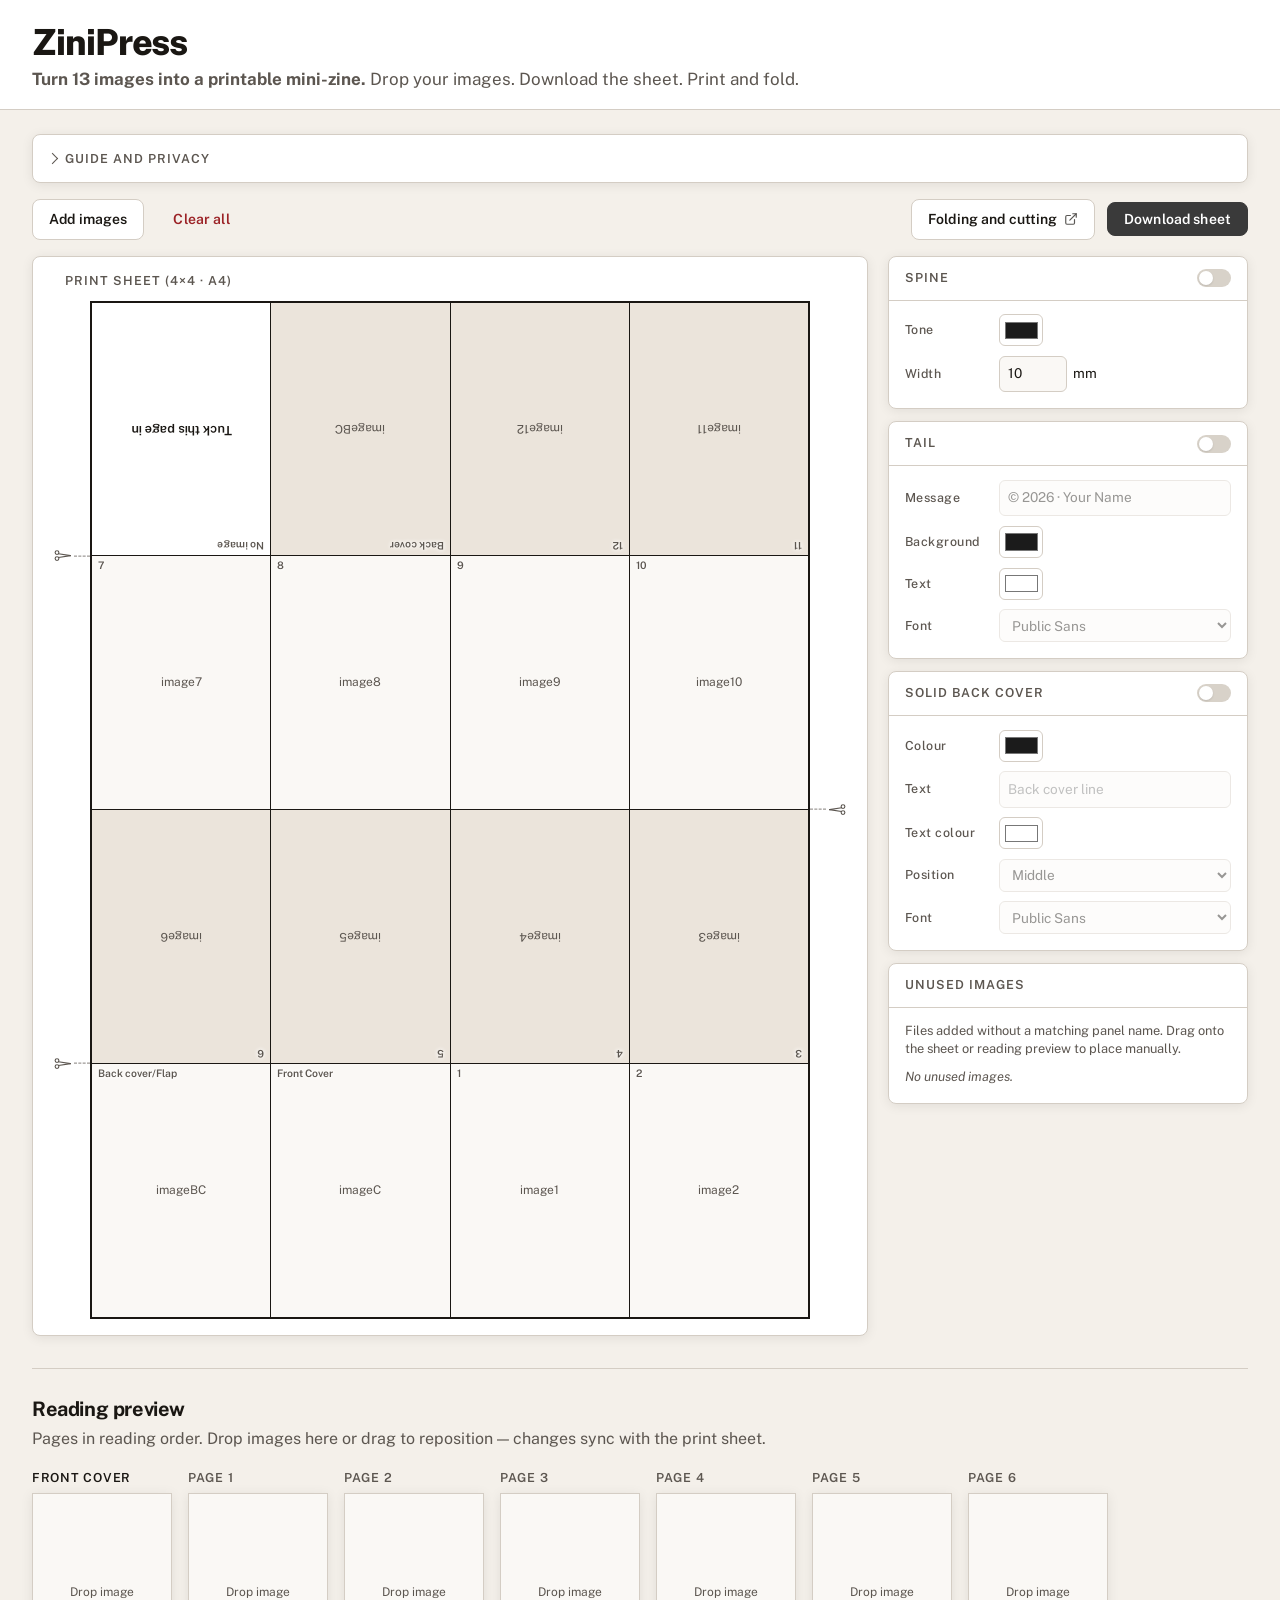
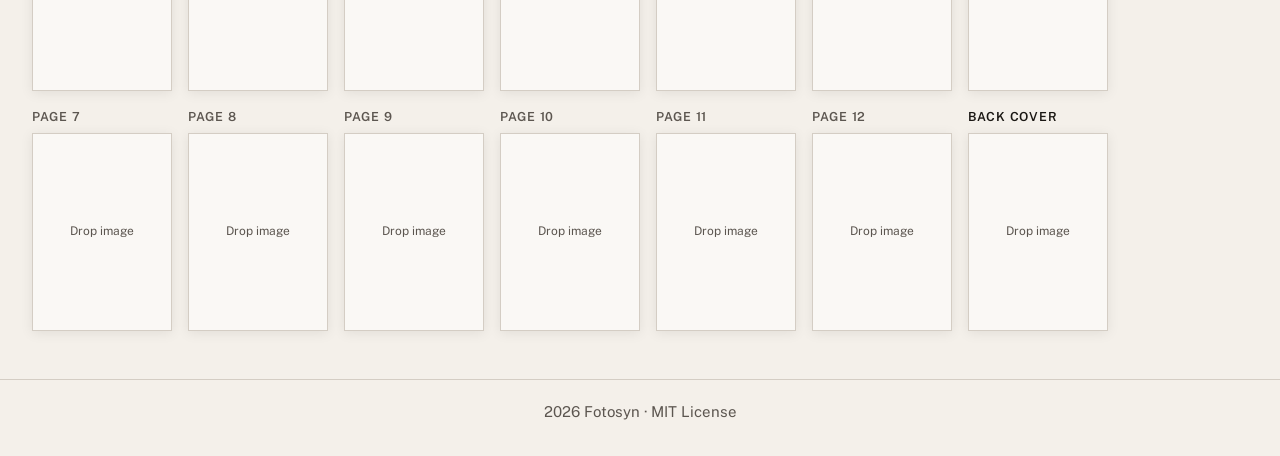
<file: index.html>
<!DOCTYPE html>
<html lang="en">
<head>
  <meta charset="UTF-8">
  <meta name="viewport" content="width=device-width, initial-scale=1.0">
  <title>ZiniPress — Zine Template Builder</title>
  <link rel="preconnect" href="https://fonts.googleapis.com">
  <link rel="preconnect" href="https://fonts.gstatic.com" crossorigin>
  <link href="https://fonts.googleapis.com/css2?family=Public+Sans:wght@400;500;600;700;800&family=JetBrains+Mono:wght@400;500&display=swap" rel="stylesheet">
  <link rel="stylesheet" href="style.css">
</head>
<body>
  <header>
    <h1>ZiniPress</h1>
    <p><strong>Turn 13 images into a printable mini-zine.</strong> Drop your images. Download the sheet. Print and fold.</p>
  </header>

  <main>
    <details id="guide" class="instructions-panel panel">
      <summary class="instructions-summary">Guide and Privacy</summary>
      <div class="instructions-body">
        <br>
        <p>ZiniPress works best on a <strong>desktop</strong> or laptop — the print sheet, drag-and-drop layout, and reading preview need a larger screen and a mouse or trackpad.</p>

        <h3>1. Add your images</h3>
        <p>Drop a batch onto the page, click <strong>Add images</strong>, or drag files onto individual panels. Name files so they auto-place:</p>
        <ul>
          <li><code>imageC</code> — front cover</li>
          <li><code>image1</code> … <code>image12</code> — interior pages</li>
          <li><code>imageBC</code> — back cover (fills both back cover panels)</li>
        </ul>
        <p>Spaces, underscores, and hyphens are ignored; the extension does not matter. The <strong>Flap</strong> panel is instruction-only and cannot take an image. Files that do not match a panel name appear under <strong>Unused images</strong> — drag them onto the sheet manually.</p>

        <h3>2. Arrange and edit</h3>
        <ul>
          <li>Drag between panels on the sheet or reading preview to move or swap images.</li>
          <li>Drag inside an image on the sheet or reading preview to reposition it within its frame.</li>
          <li>Click <strong>×</strong> on a panel to remove its image (it returns to Unused if it was not a mirror copy).</li>
          <li>Hover the scissors beside the sheet to see where to cut (three panels across; one hinge panel stays attached).</li>
        </ul>

        <h3>3. Cover options</h3>
        <ul>
          <li><strong>Spine</strong> — band on the back cover (flap); shifts the image so it aligns when glued to the back cover.</li>
          <li><strong>Tail</strong> — vertical credit strip on the back cover panel.</li>
          <li><strong>Solid back cover</strong> — flat colour and optional text on both back cover panels instead of photos.</li>
        </ul>

        <h3>4. Export and print</h3>
        <p>Click <strong>Download sheet</strong> for a print-ready PNG. Print at <strong>100% scale</strong> on A4. For edge-to-edge printing, use a borderless-capable printer on A4, or print at 100% on A3 and trim down to size.</p>
        <p>The reading preview below the sheet shows pages in order: Front cover → 1 → 2 → … → 12 → Back cover. You can drop and reposition images there too — changes stay in sync with the print sheet.</p>

        <h3>5. Folding and cutting</h3>
        <p>After printing, follow the <a href="assemble.html" class="link-external" target="_blank" rel="noopener noreferrer">Folding and cutting&nbsp;<svg class="link-external__icon" viewBox="0 0 24 24" width="14" height="14" aria-hidden="true"><path d="M18 13v6a2 2 0 0 1-2 2H5a2 2 0 0 1-2-2V8a2 2 0 0 1 2-2h6" fill="none" stroke="currentColor" stroke-width="2" stroke-linecap="round" stroke-linejoin="round"/><path d="M15 3h6v6" fill="none" stroke="currentColor" stroke-width="2" stroke-linecap="round" stroke-linejoin="round"/><path d="M10 14 21 3" fill="none" stroke="currentColor" stroke-width="2" stroke-linecap="round" stroke-linejoin="round"/></svg><span class="visually-hidden"> (opens in new window)</span></a> guide for creases, cuts, and how to put the zine together. Keep it open in a separate window while you work.</p>

        <h3 id="privacy">6. Privacy</h3>
        <p>ZiniPress runs entirely in your browser. There is no backend, no sign-in, and no database.</p>
        <ul>
          <li><strong>Your images stay on your device.</strong> Files you add are held in memory while you work. Nothing is uploaded to a server, stored by us, or shared with third parties.</li>
          <li><strong>Export is local.</strong> When you download the sheet, your browser saves the PNG to your device like any other file download.</li>
          <li><strong>Session only.</strong> Closing the tab or clicking <strong>Clear all</strong> removes images from this session. Refreshing the page also clears your work.</li>
          <li><strong>No tracking.</strong> This app does not use cookies, accounts, or analytics. It does not load third-party scripts or fonts.</li>
        </ul>
        <p>You are responsible for the content of images you add. We cannot access them because they never leave your browser.</p>
      </div>
    </details>

    <section class="workspace">
      <div class="action-bar">
        <label class="btn">
          Add images
          <input type="file" id="file-input" accept="image/*" multiple hidden>
        </label>
        <button type="button" id="clear-btn" class="btn btn-ghost">Clear all</button>
        <div class="action-bar-spacer" aria-hidden="true"></div>
        <a href="assemble.html" class="btn btn--external" target="_blank" rel="noopener noreferrer">
          Folding and cutting
          <svg class="btn__external-icon" viewBox="0 0 24 24" width="14" height="14" aria-hidden="true">
            <path d="M18 13v6a2 2 0 0 1-2 2H5a2 2 0 0 1-2-2V8a2 2 0 0 1 2-2h6" fill="none" stroke="currentColor" stroke-width="2" stroke-linecap="round" stroke-linejoin="round"/>
            <path d="M15 3h6v6" fill="none" stroke="currentColor" stroke-width="2" stroke-linecap="round" stroke-linejoin="round"/>
            <path d="M10 14 21 3" fill="none" stroke="currentColor" stroke-width="2" stroke-linecap="round" stroke-linejoin="round"/>
          </svg>
          <span class="visually-hidden">(opens in new window)</span>
        </a>
        <button type="button" id="export-btn" class="btn btn-primary">Download sheet</button>
      </div>

      <div class="workspace-columns">
        <div class="sheet-column">
          <div class="panel sheet-panel">
            <div class="panel-head">
              <h2 class="column-header">Print sheet (4×4 · A4)</h2>
            </div>
            <div class="sheet-wrap">
              <div class="sheet-cuts">
                <div class="sheet-cut-guide sheet-cut-guide--row-1-2" title="Cut across three panels — keep the right panel attached">
                  <svg class="sheet-cut-scissors" viewBox="0 0 24 16" width="18" height="12" aria-hidden="true">
                    <circle cx="4" cy="4" r="2.5" fill="none" stroke="currentColor" stroke-width="1.5"/>
                    <circle cx="4" cy="12" r="2.5" fill="none" stroke="currentColor" stroke-width="1.5"/>
                    <path d="M6 5.5 L22 8" stroke="currentColor" stroke-width="1.5" stroke-linecap="round"/>
                    <path d="M6 10.5 L22 8" stroke="currentColor" stroke-width="1.5" stroke-linecap="round"/>
                  </svg>
                  <span class="sheet-cut-line"></span>
                </div>
                <div class="sheet-cut-guide sheet-cut-guide--row-3-4" title="Cut across three panels — keep the right panel attached">
                  <svg class="sheet-cut-scissors" viewBox="0 0 24 16" width="18" height="12" aria-hidden="true">
                    <circle cx="4" cy="4" r="2.5" fill="none" stroke="currentColor" stroke-width="1.5"/>
                    <circle cx="4" cy="12" r="2.5" fill="none" stroke="currentColor" stroke-width="1.5"/>
                    <path d="M6 5.5 L22 8" stroke="currentColor" stroke-width="1.5" stroke-linecap="round"/>
                    <path d="M6 10.5 L22 8" stroke="currentColor" stroke-width="1.5" stroke-linecap="round"/>
                  </svg>
                  <span class="sheet-cut-line"></span>
                </div>
              </div>
              <div class="sheet-stage">
                <div id="sheet" class="sheet" aria-label="Zine print sheet"></div>
                <div class="sheet-cut-overlays" aria-hidden="true">
                  <span class="sheet-cut-span sheet-cut-span--row-1-2 sheet-cut-span--from-left"></span>
                  <span class="sheet-cut-span sheet-cut-span--row-2-3 sheet-cut-span--from-right"></span>
                  <span class="sheet-cut-span sheet-cut-span--row-3-4 sheet-cut-span--from-left"></span>
                </div>
              </div>
              <div class="sheet-cuts sheet-cuts--right">
                <div class="sheet-cut-guide sheet-cut-guide--row-2-3" title="Cut across three panels — keep the left panel attached">
                  <span class="sheet-cut-line"></span>
                  <svg class="sheet-cut-scissors" viewBox="0 0 24 16" width="18" height="12" aria-hidden="true">
                    <circle cx="4" cy="4" r="2.5" fill="none" stroke="currentColor" stroke-width="1.5"/>
                    <circle cx="4" cy="12" r="2.5" fill="none" stroke="currentColor" stroke-width="1.5"/>
                    <path d="M6 5.5 L22 8" stroke="currentColor" stroke-width="1.5" stroke-linecap="round"/>
                    <path d="M6 10.5 L22 8" stroke="currentColor" stroke-width="1.5" stroke-linecap="round"/>
                  </svg>
                </div>
              </div>
            </div>
          </div>
        </div>

        <aside class="options-column">
          <div class="options-stack">
            <div class="panel option-panel spine-controls">
              <div class="panel-head">
                <h2 class="column-header">Spine</h2>
                <label class="mini-toggle" title="Enable spine">
                  <input type="checkbox" id="spine-toggle">
                  <span class="mini-toggle-track" aria-hidden="true"></span>
                  <span class="visually-hidden">Enable spine</span>
                </label>
              </div>
              <div class="panel-body">
                <label class="option-field">
                  <span>Tone</span>
                  <input type="color" id="spine-color" value="#1b1b1b">
                </label>
                <label class="option-field">
                  <span>Width</span>
                  <span class="option-field-input">
                    <input type="number" id="spine-width" value="10" min="0" max="40" step="0.5">
                    mm
                  </span>
                </label>
              </div>
            </div>

            <div class="panel option-panel tail-controls">
              <div class="panel-head">
                <h2 class="column-header">Tail</h2>
                <label class="mini-toggle" title="Enable tail">
                  <input type="checkbox" id="tail-toggle">
                  <span class="mini-toggle-track" aria-hidden="true"></span>
                  <span class="visually-hidden">Enable tail</span>
                </label>
              </div>
              <div class="panel-body">
                <label class="option-field">
                  <span>Message</span>
                  <input type="text" id="tail-text" value="© 2026 · Your Name" disabled>
                </label>
                <label class="option-field">
                  <span>Background</span>
                  <input type="color" id="tail-bg" value="#1b1b1b">
                </label>
                <label class="option-field">
                  <span>Text</span>
                  <input type="color" id="tail-color" value="#ffffff">
                </label>
                <label class="option-field">
                  <span>Font</span>
                  <select id="tail-font" disabled></select>
                </label>
              </div>
            </div>

            <div class="panel option-panel back-cover-controls">
              <div class="panel-head">
                <h2 class="column-header">Solid back cover</h2>
                <label class="mini-toggle" title="Enable solid back">
                  <input type="checkbox" id="back-cover-toggle">
                  <span class="mini-toggle-track" aria-hidden="true"></span>
                  <span class="visually-hidden">Enable solid back</span>
                </label>
              </div>
              <div class="panel-body">
                <label class="option-field">
                  <span>Colour</span>
                  <input type="color" id="back-cover-color" value="#1b1b1b">
                </label>
                <label class="option-field">
                  <span>Text</span>
                  <input type="text" id="back-cover-text" placeholder="Back cover line" disabled>
                </label>
                <label class="option-field">
                  <span>Text colour</span>
                  <input type="color" id="back-cover-text-color" value="#ffffff">
                </label>
                <label class="option-field">
                  <span>Position</span>
                  <select id="back-cover-position" disabled>
                    <option value="top">Top</option>
                    <option value="middle" selected>Middle</option>
                    <option value="bottom">Bottom</option>
                  </select>
                </label>
                <label class="option-field">
                  <span>Font</span>
                  <select id="back-cover-font" disabled></select>
                </label>
              </div>
            </div>

            <div class="panel option-panel unused-panel">
              <div class="panel-head">
                <h2 class="column-header">Unused images</h2>
              </div>
              <div class="panel-body">
                <p class="panel-hint">Files added without a matching panel name. Drag onto the sheet or reading preview to place manually.</p>
                <div id="unused-items" class="unused-items" aria-live="polite"></div>
              </div>
            </div>
          </div>
        </aside>
      </div>
    </section>

    <section class="preview-section">
      <h2 class="section-title">Reading preview</h2>
      <p class="preview-hint">Pages in reading order. Drop images here or drag to reposition — changes sync with the print sheet.</p>
      <div id="reading-preview" class="reading-preview"></div>
    </section>
  </main>

  <footer class="site-footer">
    <p>
      2026 Fotosyn ·
      <a href="LICENSE">MIT License</a>
    </p>
  </footer>

  <script src="app.js"></script>
</body>
</html>
</file>
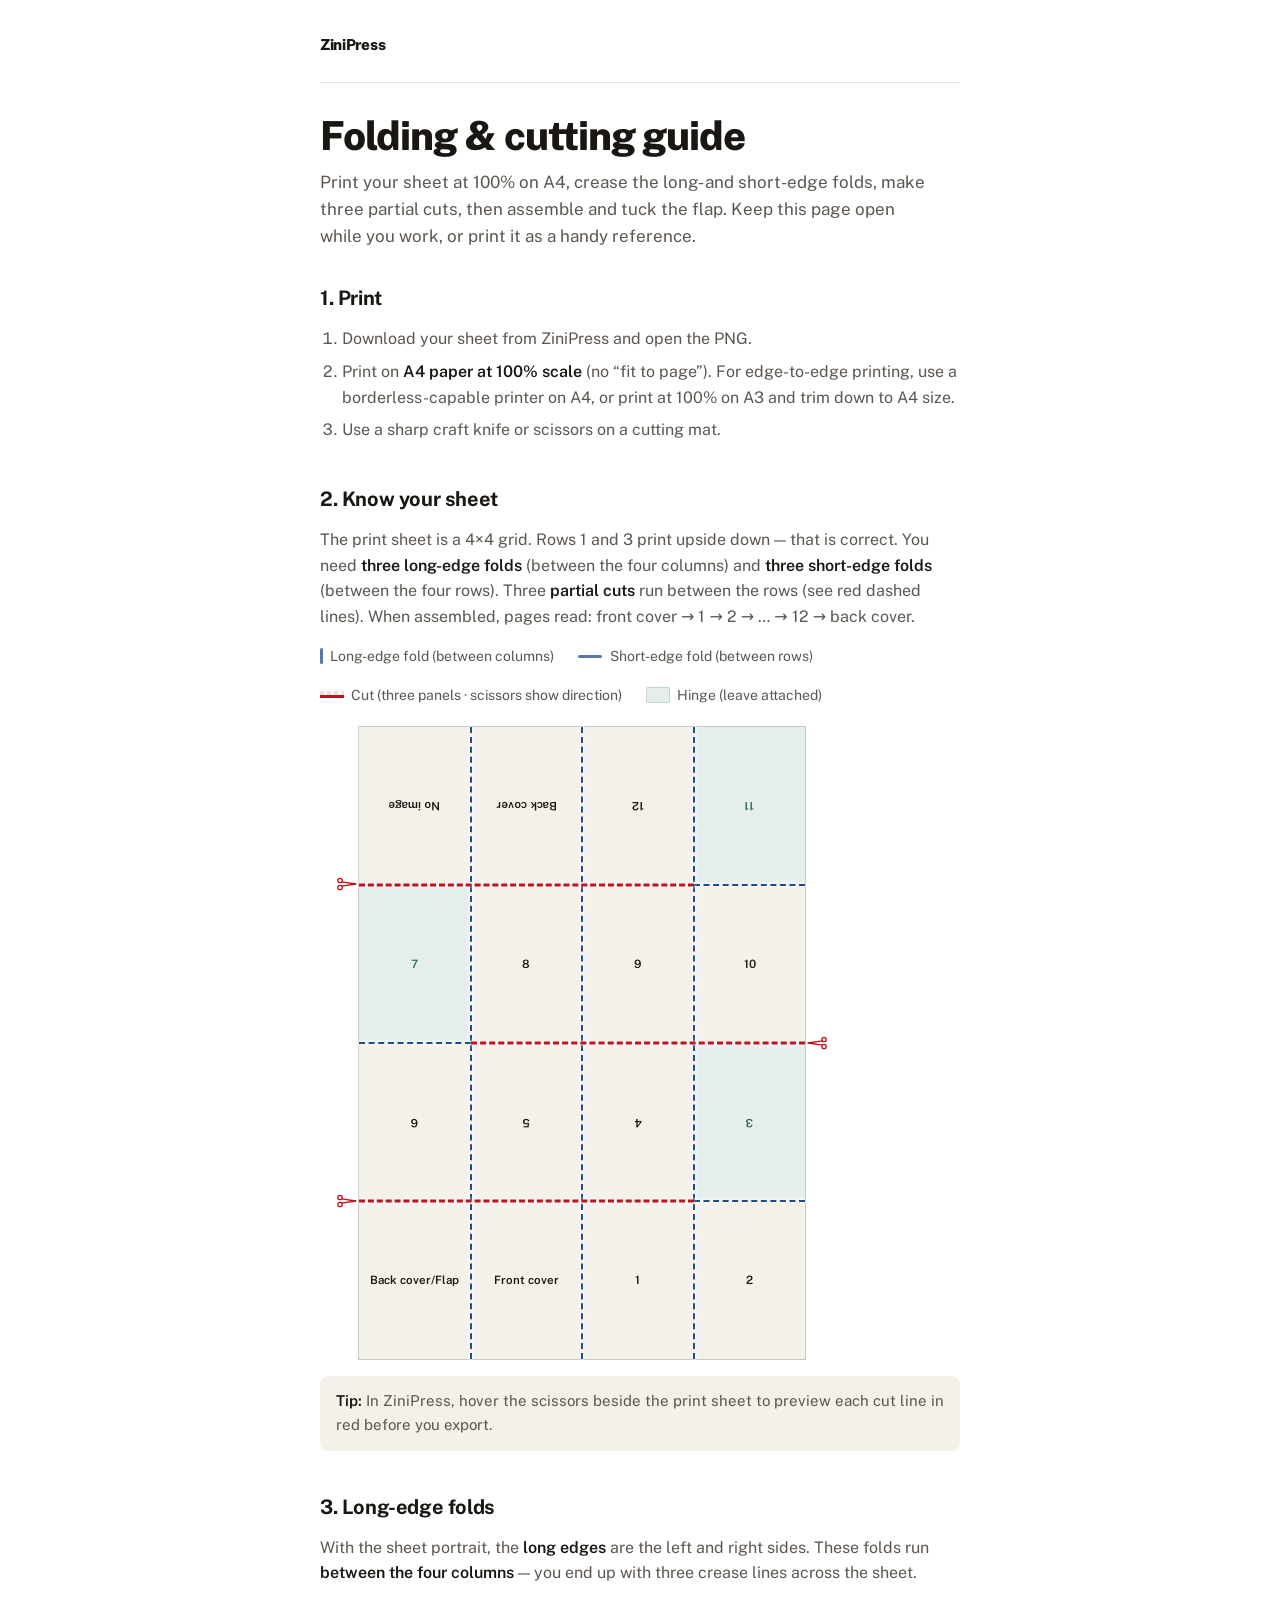
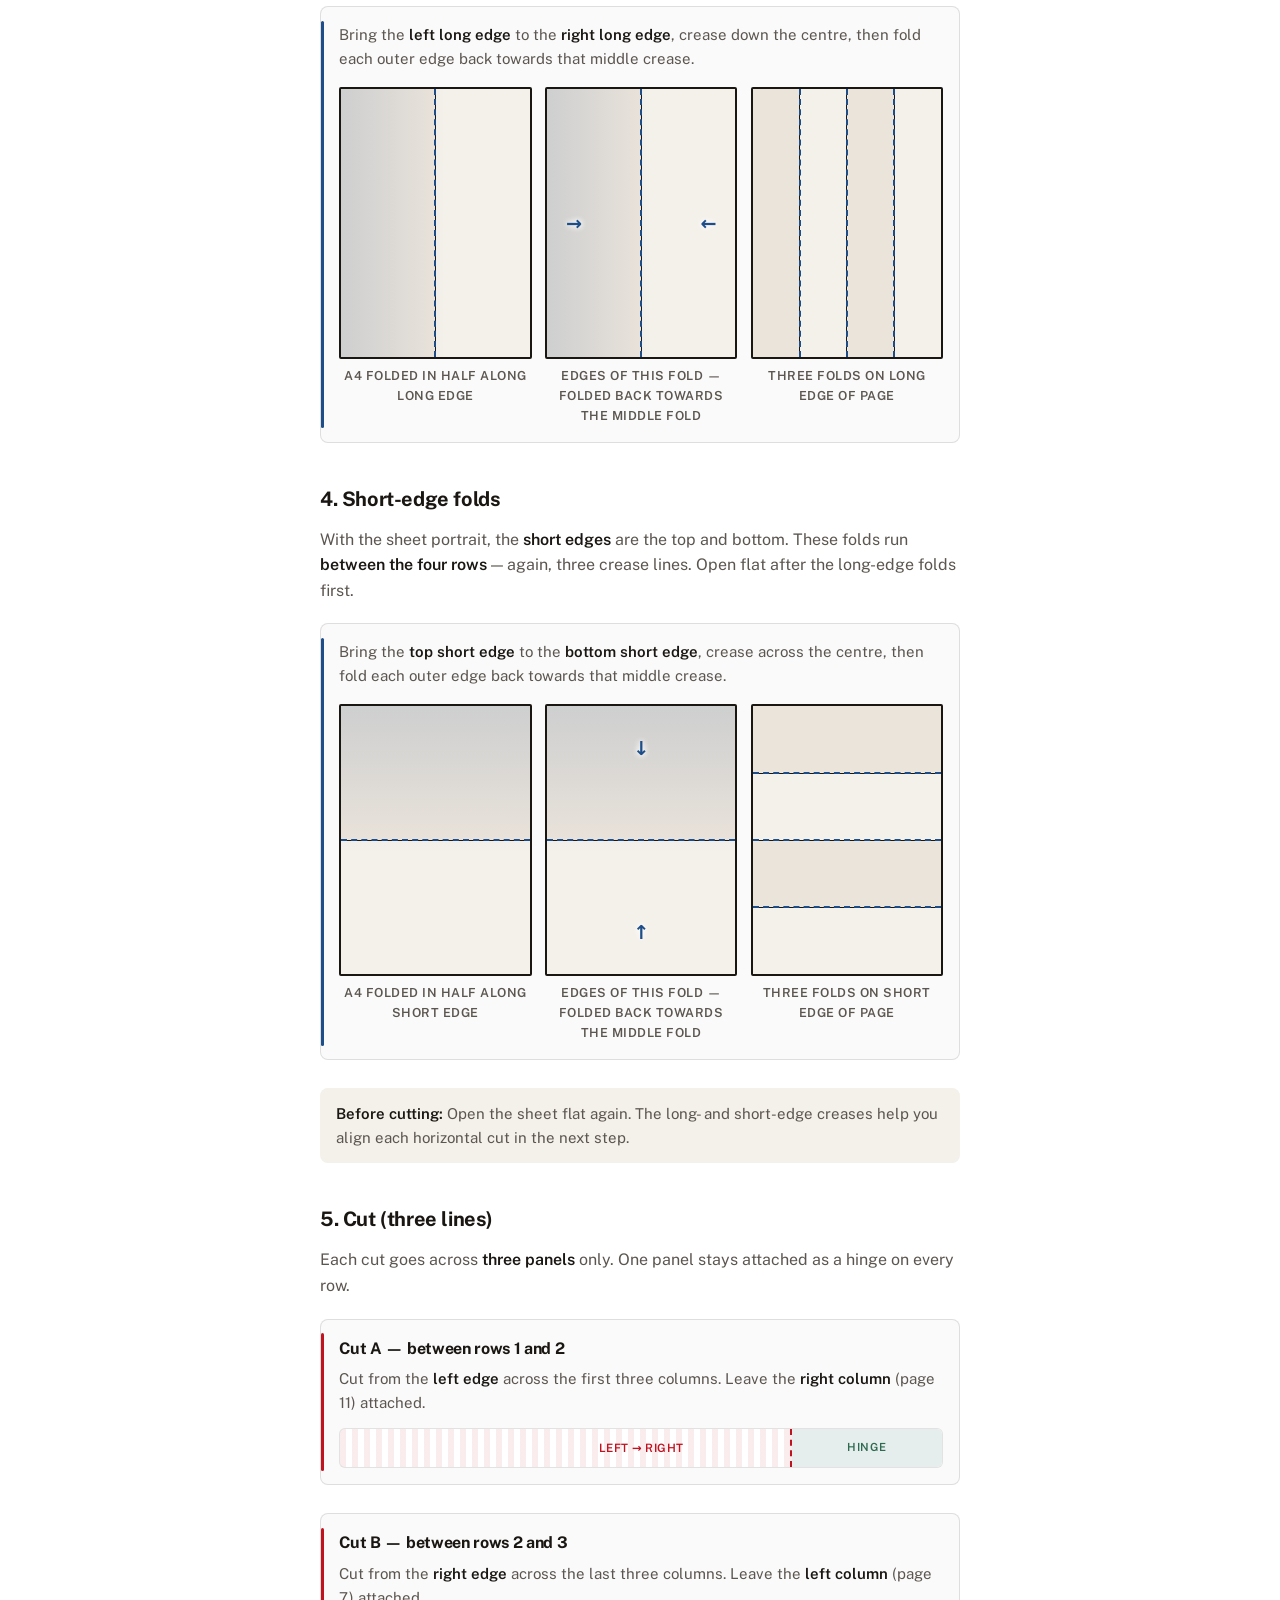
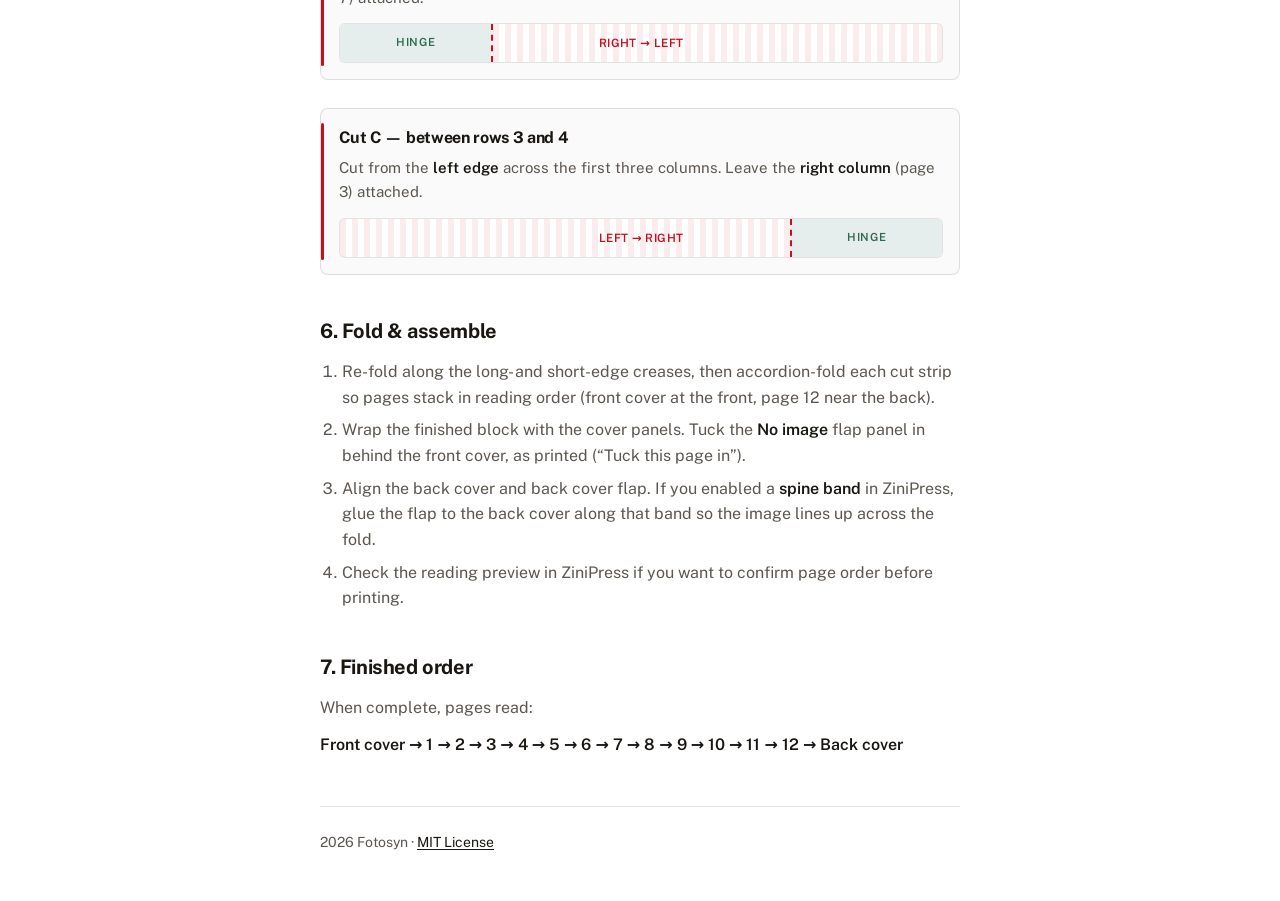
<file: assemble.html>
<!DOCTYPE html>
<html lang="en">
<head>
  <meta charset="UTF-8">
  <meta name="viewport" content="width=device-width, initial-scale=1.0">
  <title>Folding &amp; cutting guide — ZiniPress</title>
  <meta name="description" content="How to cut, fold, and assemble a ZiniPress zine from a single A4 print sheet.">
  <link rel="preconnect" href="https://fonts.googleapis.com">
  <link rel="preconnect" href="https://fonts.gstatic.com" crossorigin>
  <link href="https://fonts.googleapis.com/css2?family=Public+Sans:wght@400;500;600;700;800&family=JetBrains+Mono:wght@400;500&display=swap" rel="stylesheet">
  <link rel="stylesheet" href="assemble.css">
</head>
<body>
  <div class="page">
    <header class="topbar">
      <span class="topbar__brand">ZiniPress</span>
    </header>

    <div class="hero">
      <h1 class="hero__title">Folding &amp; cutting guide</h1>
      <p class="hero__lede">Print your sheet at 100% on A4, crease the long- and short-edge folds, make three partial cuts, then assemble and tuck the flap. Keep this page open while you work, or print it as a handy reference.</p>
    </div>

    <section class="section">
      <h2>1. Print</h2>
      <ol>
        <li>Download your sheet from ZiniPress and open the PNG.</li>
        <li>Print on <strong>A4 paper at 100% scale</strong> (no “fit to page”). For edge-to-edge printing, use a borderless-capable printer on A4, or print at 100% on A3 and trim down to A4 size.</li>
        <li>Use a sharp craft knife or scissors on a cutting mat.</li>
      </ol>
    </section>

    <section class="section">
      <h2>2. Know your sheet</h2>
      <p>The print sheet is a 4×4 grid. Rows 1 and 3 print upside down — that is correct. You need <strong>three long-edge folds</strong> (between the four columns) and <strong>three short-edge folds</strong> (between the four rows). Three <strong>partial cuts</strong> run between the rows (see red dashed lines). When assembled, pages read: front cover → 1 → 2 → … → 12 → back cover.</p>

      <div class="legend" aria-hidden="true">
        <span class="legend__item"><span class="legend__swatch legend__swatch--fold legend__swatch--fold-long"></span> Long-edge fold (between columns)</span>
        <span class="legend__item"><span class="legend__swatch legend__swatch--fold legend__swatch--fold-short"></span> Short-edge fold (between rows)</span>
        <span class="legend__item"><span class="legend__swatch legend__swatch--cut"></span> Cut (three panels · scissors show direction)</span>
        <span class="legend__item"><span class="legend__swatch legend__swatch--hinge"></span> Hinge (leave attached)</span>
      </div>

      <div class="sheet-diagram-wrap">
        <div class="sheet-diagram-cuts sheet-diagram-cuts--left" aria-hidden="true">
          <div class="sheet-diagram__cut-guide sheet-diagram__cut-guide--1-2">
            <svg class="sheet-diagram__scissors" viewBox="0 0 24 16" width="22" height="14" aria-hidden="true">
              <circle cx="4" cy="4" r="2.5" fill="none" stroke="currentColor" stroke-width="1.5"/>
              <circle cx="4" cy="12" r="2.5" fill="none" stroke="currentColor" stroke-width="1.5"/>
              <path d="M6 5.5 L22 8" stroke="currentColor" stroke-width="1.5" stroke-linecap="round"/>
              <path d="M6 10.5 L22 8" stroke="currentColor" stroke-width="1.5" stroke-linecap="round"/>
            </svg>
          </div>
          <div class="sheet-diagram__cut-guide sheet-diagram__cut-guide--3-4">
            <svg class="sheet-diagram__scissors" viewBox="0 0 24 16" width="22" height="14" aria-hidden="true">
              <circle cx="4" cy="4" r="2.5" fill="none" stroke="currentColor" stroke-width="1.5"/>
              <circle cx="4" cy="12" r="2.5" fill="none" stroke="currentColor" stroke-width="1.5"/>
              <path d="M6 5.5 L22 8" stroke="currentColor" stroke-width="1.5" stroke-linecap="round"/>
              <path d="M6 10.5 L22 8" stroke="currentColor" stroke-width="1.5" stroke-linecap="round"/>
            </svg>
          </div>
        </div>

        <div class="sheet-diagram" role="img" aria-label="Four by four zine sheet with fold creases, hinge panels, and three partial cut lines between rows one and two, two and three, and three and four.">
          <span class="sheet-diagram__fold-line sheet-diagram__fold-line--long sheet-diagram__fold-line--pos-1" aria-hidden="true"></span>
          <span class="sheet-diagram__fold-line sheet-diagram__fold-line--long sheet-diagram__fold-line--pos-2" aria-hidden="true"></span>
          <span class="sheet-diagram__fold-line sheet-diagram__fold-line--long sheet-diagram__fold-line--pos-3" aria-hidden="true"></span>
          <span class="sheet-diagram__fold-line sheet-diagram__fold-line--short sheet-diagram__fold-line--pos-1" aria-hidden="true"></span>
          <span class="sheet-diagram__fold-line sheet-diagram__fold-line--short sheet-diagram__fold-line--pos-2" aria-hidden="true"></span>
          <span class="sheet-diagram__fold-line sheet-diagram__fold-line--short sheet-diagram__fold-line--pos-3" aria-hidden="true"></span>

          <div class="sheet-row">
            <div class="panel panel--flipped">No image</div>
            <div class="panel panel--flipped">Back cover</div>
            <div class="panel panel--flipped">12</div>
            <div class="panel panel--flipped panel--hinge">11</div>
          </div>
          <div class="sheet-row">
            <div class="panel panel--hinge">7</div>
            <div class="panel">8</div>
            <div class="panel">9</div>
            <div class="panel">10</div>
          </div>
          <div class="sheet-row">
            <div class="panel panel--flipped">6</div>
            <div class="panel panel--flipped">5</div>
            <div class="panel panel--flipped">4</div>
            <div class="panel panel--flipped panel--hinge">3</div>
          </div>
          <div class="sheet-row">
            <div class="panel">Back cover/Flap</div>
            <div class="panel">Front cover</div>
            <div class="panel">1</div>
            <div class="panel">2</div>
          </div>

          <span class="sheet-diagram__cut-span sheet-diagram__cut-span--1-2 sheet-diagram__cut-span--from-left" aria-hidden="true"></span>
          <span class="sheet-diagram__cut-span sheet-diagram__cut-span--2-3 sheet-diagram__cut-span--from-right" aria-hidden="true"></span>
          <span class="sheet-diagram__cut-span sheet-diagram__cut-span--3-4 sheet-diagram__cut-span--from-left" aria-hidden="true"></span>
        </div>

        <div class="sheet-diagram-cuts sheet-diagram-cuts--right" aria-hidden="true">
          <div class="sheet-diagram__cut-guide sheet-diagram__cut-guide--2-3">
            <svg class="sheet-diagram__scissors sheet-diagram__scissors--flip" viewBox="0 0 24 16" width="22" height="14" aria-hidden="true">
              <circle cx="4" cy="4" r="2.5" fill="none" stroke="currentColor" stroke-width="1.5"/>
              <circle cx="4" cy="12" r="2.5" fill="none" stroke="currentColor" stroke-width="1.5"/>
              <path d="M6 5.5 L22 8" stroke="currentColor" stroke-width="1.5" stroke-linecap="round"/>
              <path d="M6 10.5 L22 8" stroke="currentColor" stroke-width="1.5" stroke-linecap="round"/>
            </svg>
          </div>
        </div>
      </div>

      <p class="note"><strong>Tip:</strong> In ZiniPress, hover the scissors beside the print sheet to preview each cut line in red before you export.</p>
    </section>

    <section class="section">
      <h2>3. Long-edge folds</h2>
      <p>With the sheet portrait, the <strong>long edges</strong> are the left and right sides. These folds run <strong>between the four columns</strong> — you end up with three crease lines across the sheet.</p>

      <div class="fold-block">
        <p>Bring the <strong>left long edge</strong> to the <strong>right long edge</strong>, crease down the centre, then fold each outer edge back towards that middle crease.</p>
        <div class="fold-sequence" aria-hidden="true">
          <figure class="fold-step">
            <div class="fold-sheet fold-sheet--half">
              <div class="fold-sheet__cols">
                <span class="fold-sheet__col"></span>
                <span class="fold-sheet__col"></span>
                <span class="fold-sheet__col"></span>
                <span class="fold-sheet__col"></span>
              </div>
              <span class="fold-sheet__crease"></span>
            </div>
            <figcaption>A4 folded in half along long edge</figcaption>
          </figure>
          <figure class="fold-step">
            <div class="fold-sheet fold-sheet--half">
              <div class="fold-sheet__cols">
                <span class="fold-sheet__col"></span>
                <span class="fold-sheet__col"></span>
                <span class="fold-sheet__col"></span>
                <span class="fold-sheet__col"></span>
              </div>
              <span class="fold-sheet__crease"></span>
              <span class="fold-sheet__edge-arrow fold-sheet__edge-arrow--left">→</span>
              <span class="fold-sheet__edge-arrow fold-sheet__edge-arrow--right">←</span>
            </div>
            <figcaption>Edges of this fold — folded back towards the middle fold</figcaption>
          </figure>
          <figure class="fold-step">
            <div class="fold-sheet">
              <div class="fold-sheet__cols">
                <span class="fold-sheet__col"></span>
                <span class="fold-sheet__col"></span>
                <span class="fold-sheet__col"></span>
                <span class="fold-sheet__col"></span>
              </div>
              <span class="fold-sheet__crease fold-sheet__crease--quarter-left"></span>
              <span class="fold-sheet__crease"></span>
              <span class="fold-sheet__crease fold-sheet__crease--quarter-right"></span>
            </div>
            <figcaption>Three folds on long edge of page</figcaption>
          </figure>
        </div>
      </div>
    </section>

    <section class="section">
      <h2>4. Short-edge folds</h2>
      <p>With the sheet portrait, the <strong>short edges</strong> are the top and bottom. These folds run <strong>between the four rows</strong> — again, three crease lines. Open flat after the long-edge folds first.</p>

      <div class="fold-block">
        <p>Bring the <strong>top short edge</strong> to the <strong>bottom short edge</strong>, crease across the centre, then fold each outer edge back towards that middle crease.</p>
        <div class="fold-sequence" aria-hidden="true">
          <figure class="fold-step">
            <div class="fold-sheet fold-sheet--half-h">
              <div class="fold-sheet__rows">
                <span class="fold-sheet__row"></span>
                <span class="fold-sheet__row"></span>
                <span class="fold-sheet__row"></span>
                <span class="fold-sheet__row"></span>
              </div>
              <span class="fold-sheet__crease-h"></span>
            </div>
            <figcaption>A4 folded in half along short edge</figcaption>
          </figure>
          <figure class="fold-step">
            <div class="fold-sheet fold-sheet--half-h">
              <div class="fold-sheet__rows">
                <span class="fold-sheet__row"></span>
                <span class="fold-sheet__row"></span>
                <span class="fold-sheet__row"></span>
                <span class="fold-sheet__row"></span>
              </div>
              <span class="fold-sheet__crease-h"></span>
              <span class="fold-sheet__edge-arrow fold-sheet__edge-arrow--top">↓</span>
              <span class="fold-sheet__edge-arrow fold-sheet__edge-arrow--bottom">↑</span>
            </div>
            <figcaption>Edges of this fold — folded back towards the middle fold</figcaption>
          </figure>
          <figure class="fold-step">
            <div class="fold-sheet">
              <div class="fold-sheet__rows">
                <span class="fold-sheet__row"></span>
                <span class="fold-sheet__row"></span>
                <span class="fold-sheet__row"></span>
                <span class="fold-sheet__row"></span>
              </div>
              <span class="fold-sheet__crease-h fold-sheet__crease-h--quarter-top"></span>
              <span class="fold-sheet__crease-h"></span>
              <span class="fold-sheet__crease-h fold-sheet__crease-h--quarter-bottom"></span>
            </div>
            <figcaption>Three folds on short edge of page</figcaption>
          </figure>
        </div>
      </div>

      <p class="note"><strong>Before cutting:</strong> Open the sheet flat again. The long- and short-edge creases help you align each horizontal cut in the next step.</p>
    </section>

    <section class="section">
      <h2>5. Cut (three lines)</h2>
      <p>Each cut goes across <strong>three panels</strong> only. One panel stays attached as a hinge on every row.</p>

      <div class="cut-block">
        <h3>Cut A — between rows 1 and 2</h3>
        <p>Cut from the <strong>left edge</strong> across the first three columns. Leave the <strong>right column</strong> (page 11) attached.</p>
        <div class="cut-visual" aria-hidden="true">
          <div class="cut-visual__segments">
            <div class="cut-visual__cut"></div>
            <div class="cut-visual__hinge">Hinge</div>
          </div>
          <span class="cut-visual__label">Left → right</span>
        </div>
      </div>

      <div class="cut-block">
        <h3>Cut B — between rows 2 and 3</h3>
        <p>Cut from the <strong>right edge</strong> across the last three columns. Leave the <strong>left column</strong> (page 7) attached.</p>
        <div class="cut-visual" aria-hidden="true">
          <div class="cut-visual__segments cut-visual__segments--reverse">
            <div class="cut-visual__cut"></div>
            <div class="cut-visual__hinge">Hinge</div>
          </div>
          <span class="cut-visual__label">Right → left</span>
        </div>
      </div>

      <div class="cut-block">
        <h3>Cut C — between rows 3 and 4</h3>
        <p>Cut from the <strong>left edge</strong> across the first three columns. Leave the <strong>right column</strong> (page 3) attached.</p>
        <div class="cut-visual" aria-hidden="true">
          <div class="cut-visual__segments">
            <div class="cut-visual__cut"></div>
            <div class="cut-visual__hinge">Hinge</div>
          </div>
          <span class="cut-visual__label">Left → right</span>
        </div>
      </div>
    </section>

    <section class="section">
      <h2>6. Fold &amp; assemble</h2>
      <ol>
        <li>Re-fold along the long- and short-edge creases, then accordion-fold each cut strip so pages stack in reading order (front cover at the front, page 12 near the back).</li>
        <li>Wrap the finished block with the cover panels. Tuck the <strong>No image</strong> flap panel in behind the front cover, as printed (“Tuck this page in”).</li>
        <li>Align the back cover and back cover flap. If you enabled a <strong>spine band</strong> in ZiniPress, glue the flap to the back cover along that band so the image lines up across the fold.</li>
        <li>Check the reading preview in ZiniPress if you want to confirm page order before printing.</li>
      </ol>
    </section>

    <section class="section">
      <h2>7. Finished order</h2>
      <p>When complete, pages read:</p>
      <p><strong>Front cover → 1 → 2 → 3 → 4 → 5 → 6 → 7 → 8 → 9 → 10 → 11 → 12 → Back cover</strong></p>
    </section>

    <footer class="footer">
      <p>2026 Fotosyn · <a href="LICENSE">MIT License</a></p>
    </footer>
  </div>
</body>
</html>
</file>
<file: style.css>
*,
*::before,
*::after {
  box-sizing: border-box;
}

:root {
  --bg: #f4f0ea;
  --surface: #fff;
  --ink: #1a1713;
  --muted: #5c5650;
  --accent: #2d6a4f;
  --accent-hover: #1b4332;
  --border: #d4cdc4;
  --flip-bg: #ebe4db;
  --slot-empty: #faf8f5;
  --danger: #9b2226;
  --cut-active: #c1121f;
  --radius: 8px;
  --shadow: 0 2px 12px rgba(0, 0, 0, 0.08);
  --display: "Public Sans", system-ui, sans-serif;
  --sans: "Public Sans", system-ui, sans-serif;
  --mono: "JetBrains Mono", monospace;
  --page-max: 1400px;
  --page-pad: 2rem;
}

html {
  scroll-behavior: smooth;
  -webkit-text-size-adjust: 100%;
  text-size-adjust: 100%;
}

body {
  margin: 0;
  font-family: var(--sans);
  font-size: 1rem;
  font-weight: 400;
  background: var(--bg);
  color: var(--ink);
  line-height: 1.6;
  min-height: 100vh;
  -webkit-font-smoothing: antialiased;
}

header {
  padding-block: 1.5rem 1rem;
  padding-inline: max(var(--page-pad), calc((100vw - var(--page-max)) / 2 + var(--page-pad)));
  border-bottom: 1px solid var(--border);
  background: var(--surface);
}

header h1 {
  margin: 0 0 0.25rem;
  font-family: var(--display);
  font-size: clamp(1.75rem, 4vw, 2.25rem);
  font-weight: 800;
  letter-spacing: -0.03em;
  line-height: 1.05;
}

header p {
  margin: 0;
  color: var(--muted);
  font-size: 1.0625rem;
  line-height: 1.6;
}

header a {
  color: var(--ink);
  text-decoration: underline;
  text-underline-offset: 2px;
  font-weight: 500;
}

header a:hover {
  color: var(--muted);
}

.instructions-panel {
  margin-bottom: 1rem;
}

.instructions-panel .panel-head,
.instructions-panel {
  border-bottom: none;
}

.instructions-summary {
  padding: 0.85rem 1rem;
  font-family: var(--sans);
  font-size: 0.78rem;
  font-weight: 600;
  color: var(--muted);
  text-transform: uppercase;
  letter-spacing: 0.08em;
  cursor: pointer;
  list-style: none;
  user-select: none;
}

.instructions-summary::-webkit-details-marker {
  display: none;
}

.instructions-summary::before {
  content: "";
  display: inline-block;
  width: 0.65em;
  height: 0.65em;
  margin-right: 0.6em;
  border-right: 0.16em solid currentColor;
  border-bottom: 0.16em solid currentColor;
  transform: rotate(-45deg) translateY(-0.06em);
  transition: transform 0.15s ease;
  vertical-align: middle;
}

.instructions-panel[open] .instructions-summary::before {
  transform: rotate(45deg) translateY(-0.12em);
}

.instructions-body {
  padding: 0 1rem 1rem;
  font-size: 0.9375rem;
  color: var(--ink);
  border-top: 1px solid var(--border);
}

.instructions-body h3 {
  margin: 1rem 0 0.35rem;
  font-family: var(--display);
  font-size: 1rem;
  font-weight: 700;
  letter-spacing: -0.02em;
}

.instructions-body h3:first-child {
  margin-top: 0.85rem;
}

.instructions-body p,
.instructions-body ul {
  margin: 0 0 0.65rem;
  color: var(--muted);
}

.instructions-body ul {
  padding-left: 1.25rem;
}

.instructions-body li {
  margin-bottom: 0.25rem;
}

.instructions-body strong {
  color: var(--ink);
  font-weight: 600;
}

.link-external {
  display: inline-flex;
  align-items: center;
  gap: 0.25rem;
  color: var(--ink);
  text-decoration: underline;
  text-underline-offset: 2px;
  font-weight: 500;
}

.link-external:hover {
  color: var(--muted);
}

.link-external__icon {
  flex-shrink: 0;
  opacity: 0.72;
}

.panel-hint {
  margin: 0;
  font-size: 0.8rem;
  color: var(--muted);
  line-height: 1.4;
}

.unused-items {
  display: flex;
  flex-direction: column;
  gap: 0.5rem;
  max-height: 14rem;
  overflow-y: auto;
}

.unused-empty {
  margin: 0;
  font-size: 0.8rem;
  color: var(--muted);
  font-style: italic;
}

.unused-item {
  display: flex;
  align-items: center;
  gap: 0.6rem;
  padding: 0.4rem;
  border: 1px solid var(--border);
  border-radius: 6px;
  background: var(--slot-empty);
  cursor: grab;
  transition: border-color 0.15s, background 0.15s;
}

.unused-item:hover {
  border-color: var(--accent);
  background: var(--surface);
}

.unused-item:active {
  cursor: grabbing;
}

.unused-item-thumb {
  flex: 0 0 2.5rem;
  width: 2.5rem;
  aspect-ratio: 1 / 1.414;
  border-radius: 4px;
  overflow: hidden;
  background: var(--flip-bg);
}

.unused-item-thumb img {
  width: 100%;
  height: 100%;
  object-fit: cover;
  display: block;
  pointer-events: none;
}

.unused-item-meta {
  flex: 1;
  min-width: 0;
  display: flex;
  align-items: center;
  gap: 0.35rem;
}

.unused-item-name {
  flex: 1;
  font-size: 0.75rem;
  color: var(--ink);
  white-space: nowrap;
  overflow: hidden;
  text-overflow: ellipsis;
}

.unused-item-remove {
  flex-shrink: 0;
  width: 1.35rem;
  height: 1.35rem;
  border: none;
  border-radius: 50%;
  background: rgba(0, 0, 0, 0.08);
  color: var(--muted);
  font-size: 0.9rem;
  line-height: 1;
  cursor: pointer;
  transition: background 0.15s, color 0.15s;
}

.unused-item-remove:hover {
  background: #fce8e8;
  color: var(--danger);
}

code {
  font-family: var(--mono);
  font-size: 0.85em;
  letter-spacing: 0.02em;
  background: var(--flip-bg);
  padding: 0.1em 0.35em;
  border-radius: 4px;
}

main {
  padding-block: 1.5rem 3rem;
  padding-inline: var(--page-pad);
  max-width: var(--page-max);
  margin: 0 auto;
}

.workspace {
  display: flex;
  flex-direction: column;
  gap: 1rem;
}

.action-bar {
  display: flex;
  align-items: center;
  gap: 0.75rem;
  min-height: 2.25rem;
}

.action-bar-spacer {
  flex: 1;
}

.workspace-columns {
  display: grid;
  grid-template-columns: minmax(0, 1fr) minmax(280px, 360px);
  gap: 1.25rem;
  align-items: stretch;
}

.sheet-column,
.options-column {
  min-width: 0;
}

.options-column {
  display: flex;
  flex-direction: column;
  width: 100%;
  position: sticky;
  top: 1rem;
}

.options-stack {
  display: flex;
  flex-direction: column;
  gap: 0.75rem;
  width: 100%;
  flex: 1;
  min-height: 100%;
}

.panel {
  background: var(--surface);
  border: 1px solid var(--border);
  border-radius: var(--radius);
  box-shadow: var(--shadow);
  width: 100%;
}

.panel-head {
  display: flex;
  align-items: center;
  justify-content: space-between;
  gap: 0.75rem;
  padding: 0.75rem 1rem;
  border-bottom: 1px solid var(--border);
  min-height: 2.75rem;
}

.column-header {
  margin: 0;
  font-family: var(--sans);
  font-size: 0.78rem;
  font-weight: 600;
  color: var(--muted);
  text-transform: uppercase;
  letter-spacing: 0.08em;
  line-height: 1.2;
}

.panel-body {
  display: flex;
  flex-direction: column;
  gap: 0.6rem;
  padding: 0.85rem 1rem 1rem;
  font-size: 0.85rem;
}

.sheet-panel {
  display: flex;
  flex-direction: column;
  align-items: center;
  padding: 0 1rem 1rem;
}

.sheet-panel .panel-head {
  align-self: stretch;
  border-bottom: none;
  padding-bottom: 0.35rem;
}

.sheet-panel .sheet-wrap {
  display: flex;
  align-items: stretch;
  width: 100%;
  max-width: calc(720px + 4.5rem);
  margin: 0 auto;
  --sheet-border: 2px;
  --sheet-gap: 1px;
  --sheet-gaps: 3px;
  --sheet-row-height: calc((100% - 4px - var(--sheet-gaps)) / 4);
}

.sheet-stage {
  position: relative;
  flex: 1;
  min-width: 0;
  max-width: 720px;
}

.sheet-cut-overlays {
  position: absolute;
  inset: 0;
  pointer-events: none;
  z-index: 5;
}

.sheet-cut-span {
  position: absolute;
  height: 0;
  border-top: 2px dashed var(--cut-active);
  opacity: 0;
  transition: opacity 0.15s ease;
}

.sheet-cut-span--from-left {
  left: var(--sheet-border);
  width: calc((100% - 2 * var(--sheet-border) - var(--sheet-gaps)) * 3 / 4 + 2 * var(--sheet-gap));
}

.sheet-cut-span--from-right {
  right: var(--sheet-border);
  width: calc((100% - 2 * var(--sheet-border) - var(--sheet-gaps)) * 3 / 4 + 2 * var(--sheet-gap));
}

.sheet-cut-span--row-1-2 {
  top: calc(var(--sheet-border) + var(--sheet-row-height) + var(--sheet-gap) / 2);
}

.sheet-cut-span--row-2-3 {
  top: calc(var(--sheet-border) + var(--sheet-row-height) * 2 + var(--sheet-gap) * 1.5);
}

.sheet-cut-span--row-3-4 {
  top: calc(var(--sheet-border) + var(--sheet-row-height) * 3 + var(--sheet-gap) * 2.5);
}

.sheet-cuts {
  position: relative;
  flex: 0 0 2.25rem;
  width: 2.25rem;
}

.sheet-cut-guide {
  position: absolute;
  left: 0;
  right: 0;
  display: flex;
  align-items: center;
  gap: 0.15rem;
  transform: translateY(-50%);
  pointer-events: auto;
  cursor: help;
  padding: 0.4rem 0;
  z-index: 2;
  transition: color 0.15s ease;
}

.sheet-cut-guide--row-1-2 {
  top: calc(var(--sheet-border) + var(--sheet-row-height) + var(--sheet-gap) / 2);
}

.sheet-cut-guide--row-3-4 {
  top: calc(var(--sheet-border) + var(--sheet-row-height) * 3 + var(--sheet-gap) * 2.5);
}

.sheet-cut-guide--row-2-3 {
  top: calc(var(--sheet-border) + var(--sheet-row-height) * 2 + var(--sheet-gap) * 1.5);
}

.sheet-cuts--right .sheet-cut-scissors {
  transform: scaleX(-1);
}

.sheet-cut-scissors {
  flex-shrink: 0;
  color: var(--muted);
  transition: color 0.15s ease;
}

.sheet-cut-line {
  flex: 1;
  height: 0;
  border-top: 1.5px dashed var(--muted);
  opacity: 0.75;
  transition: border-color 0.15s ease, opacity 0.15s ease;
}

.sheet-wrap:has(.sheet-cut-guide--row-1-2:hover) .sheet-cut-guide--row-1-2 .sheet-cut-scissors,
.sheet-wrap:has(.sheet-cut-guide--row-1-2:hover) .sheet-cut-guide--row-1-2 .sheet-cut-line,
.sheet-wrap:has(.sheet-cut-guide--row-2-3:hover) .sheet-cut-guide--row-2-3 .sheet-cut-scissors,
.sheet-wrap:has(.sheet-cut-guide--row-2-3:hover) .sheet-cut-guide--row-2-3 .sheet-cut-line,
.sheet-wrap:has(.sheet-cut-guide--row-3-4:hover) .sheet-cut-guide--row-3-4 .sheet-cut-scissors,
.sheet-wrap:has(.sheet-cut-guide--row-3-4:hover) .sheet-cut-guide--row-3-4 .sheet-cut-line {
  color: var(--cut-active);
  border-color: var(--cut-active);
  opacity: 1;
}

.sheet-wrap:has(.sheet-cut-guide--row-1-2:hover) .sheet-cut-span--row-1-2,
.sheet-wrap:has(.sheet-cut-guide--row-2-3:hover) .sheet-cut-span--row-2-3,
.sheet-wrap:has(.sheet-cut-guide--row-3-4:hover) .sheet-cut-span--row-3-4 {
  opacity: 1;
}

.sheet-panel .sheet {
  width: 100%;
  max-width: none;
}

.visually-hidden {
  position: absolute;
  width: 1px;
  height: 1px;
  padding: 0;
  margin: -1px;
  overflow: hidden;
  clip: rect(0, 0, 0, 0);
  white-space: nowrap;
  border: 0;
}

.mini-toggle {
  position: relative;
  display: inline-flex;
  flex-shrink: 0;
  cursor: pointer;
}

.mini-toggle input {
  position: absolute;
  opacity: 0;
  width: 0;
  height: 0;
}

.mini-toggle-track {
  position: relative;
  display: block;
  width: 2.125rem;
  height: 1.125rem;
  background: #d8d2c9;
  border-radius: 999px;
  transition: background 0.2s ease;
}

.mini-toggle-track::after {
  content: "";
  position: absolute;
  top: 2px;
  left: 2px;
  width: 0.875rem;
  height: 0.875rem;
  background: #fff;
  border-radius: 50%;
  box-shadow: 0 1px 2px rgba(0, 0, 0, 0.12);
  transition: transform 0.2s ease;
}

.mini-toggle input:checked + .mini-toggle-track {
  background: var(--accent);
}

.mini-toggle input:checked + .mini-toggle-track::after {
  transform: translateX(0.975rem);
}

.mini-toggle input:focus-visible + .mini-toggle-track {
  outline: 2px solid var(--accent);
  outline-offset: 2px;
}

.option-field {
  display: grid;
  grid-template-columns: 5.25rem 1fr;
  align-items: center;
  gap: 0.65rem;
  color: var(--muted);
  min-height: 2rem;
}

.option-field > span:first-child {
  font-size: 0.78rem;
  font-weight: 500;
  letter-spacing: 0.04em;
}

.option-field-input {
  display: inline-flex;
  align-items: center;
  gap: 0.35rem;
  color: var(--ink);
}

.option-field input[type="text"],
.option-field input[type="number"],
.option-field select {
  width: 100%;
  padding: 0.4rem 0.5rem;
  border: 1px solid var(--border);
  border-radius: 6px;
  font: inherit;
  font-size: 0.85rem;
  background: var(--slot-empty);
  color: var(--ink);
  transition: border-color 0.15s, background 0.15s;
}

.option-field input[type="text"]:focus,
.option-field input[type="number"]:focus,
.option-field select:focus {
  outline: none;
  border-color: var(--accent);
  background: var(--surface);
}

.option-field input[type="number"] {
  width: 4.25rem;
}

.option-field input[type="color"] {
  width: 2.75rem;
  height: 2rem;
  padding: 0.15rem;
  border: 1px solid var(--border);
  border-radius: 6px;
  background: var(--surface);
  cursor: pointer;
}

.option-field select {
  cursor: pointer;
}

.option-field input:disabled,
.option-field select:disabled {
  opacity: 0.45;
  cursor: not-allowed;
}

.btn {
  display: inline-flex;
  align-items: center;
  justify-content: center;
  padding: 0.5rem 1rem;
  border-radius: var(--radius);
  border: 1px solid var(--border);
  background: var(--surface);
  font-family: var(--sans);
  font-size: 0.875rem;
  font-weight: 600;
  letter-spacing: 0.01em;
  color: inherit;
  text-decoration: none;
  cursor: pointer;
  transition: background 0.15s, border-color 0.15s;
}

.btn:hover {
  background: var(--flip-bg);
}

.btn--external {
  gap: 0.4rem;
}

.btn__external-icon {
  flex-shrink: 0;
  opacity: 0.72;
}

.btn-primary {
  background: #3a3a3a;
  border-color: #3a3a3a;
  color: #fff;
}

.btn-primary:hover {
  background: #2c2c2c;
  border-color: #2c2c2c;
}

.btn-ghost {
  color: var(--danger);
  border-color: transparent;
  background: transparent;
}

.btn-ghost:hover {
  background: #fce8e8;
}

.sheet {
  display: grid;
  grid-template-columns: repeat(4, 1fr);
  grid-template-rows: repeat(4, 1fr);
  aspect-ratio: 1 / 1.414;
  width: 100%;
  max-width: 720px;
  border: 2px solid var(--ink);
  box-shadow: none;
  gap: 1px;
  background: var(--ink);
}

.slot {
  position: relative;
  background: var(--slot-empty);
  overflow: hidden;
  display: flex;
  align-items: center;
  justify-content: center;
  min-height: 0;
  transition: outline 0.15s;
}

.slot.flipped {
  background: var(--flip-bg);
}

.slot.drag-over {
  outline: 3px solid var(--accent);
  outline-offset: -3px;
  z-index: 1;
}

.slot-label {
  position: absolute;
  top: 4px;
  left: 6px;
  font-size: 0.65rem;
  font-weight: 600;
  color: var(--muted);
  pointer-events: none;
  z-index: 3;
  text-shadow: 0 0 4px var(--surface), 0 0 4px var(--surface);
  max-width: calc(100% - 10px);
  line-height: 1.15;
}

.slot.flipped .slot-label {
  transform: rotate(180deg);
  top: auto;
  left: auto;
  bottom: 4px;
  right: 6px;
}

.slot-image {
  position: absolute;
  inset: 0;
  width: 100%;
  height: 100%;
  object-fit: cover;
  object-position: center;
  display: block;
  cursor: grab;
  touch-action: none;
}

.slot-image.is-panning {
  cursor: grabbing;
}

.slot-spine {
  position: absolute;
  top: 0;
  bottom: 0;
  z-index: 2;
  pointer-events: none;
  box-shadow: inset 0 0 0 1px rgba(0, 0, 0, 0.08);
}

.slot-tail {
  position: absolute;
  top: 0;
  bottom: 0;
  z-index: 2;
  pointer-events: none;
  display: flex;
  align-items: center;
  justify-content: center;
  overflow: hidden;
  box-shadow: inset 0 0 0 1px rgba(255, 255, 255, 0.06);
}

.slot-tail-text {
  writing-mode: vertical-rl;
  transform: rotate(180deg);
  font-size: clamp(0.4rem, 1.6vw, 0.6rem);
  font-weight: 600;
  line-height: 1.35;
  letter-spacing: 0.05em;
  white-space: nowrap;
  padding: 0.2rem 0;
}

.slot.flipped .slot-tail-text {
  transform: rotate(0deg);
}

.slot-back-fill {
  position: absolute;
  inset: 0;
  z-index: 0;
}

.slot-back-text {
  position: absolute;
  left: 0;
  right: 0;
  text-align: center;
  padding: 0 8%;
  z-index: 1;
  pointer-events: none;
  font-weight: 600;
  font-size: clamp(0.55rem, 2.2vw, 0.85rem);
  line-height: 1.3;
}

.slot-back-text--top {
  top: 10%;
}

.slot-back-text--middle {
  top: 50%;
  transform: translateY(-50%);
}

.slot-back-text--bottom {
  bottom: 10%;
}

.slot.flipped .slot-back-text--top {
  top: auto;
  bottom: 10%;
  transform: rotate(180deg);
}

.slot.flipped .slot-back-text--middle {
  transform: translateY(-50%) rotate(180deg);
}

.slot.flipped .slot-back-text--bottom {
  bottom: auto;
  top: 10%;
  transform: rotate(180deg);
}

.slot.instruction {
  background: #fff;
}

.slot-instruction {
  font-size: clamp(0.55rem, 2.5vw, 0.8rem);
  font-weight: 600;
  text-align: center;
  padding: 0.5rem;
  color: var(--ink);
  line-height: 1.3;
  pointer-events: none;
  max-width: 90%;
}

.slot.flipped .slot-instruction {
  transform: rotate(180deg);
}

.slot-empty-hint {
  font-size: 0.75rem;
  color: var(--muted);
  text-align: center;
  padding: 0.5rem;
  pointer-events: none;
  z-index: 1;
}

.slot.flipped .slot-empty-hint {
  transform: rotate(180deg);
}

.slot-remove {
  position: absolute;
  top: 4px;
  right: 4px;
  width: 22px;
  height: 22px;
  border: none;
  border-radius: 50%;
  background: rgba(0, 0, 0, 0.55);
  color: #fff;
  font-size: 14px;
  line-height: 1;
  cursor: pointer;
  opacity: 0;
  z-index: 4;
  transition: opacity 0.15s;
}

.slot:hover .slot-remove {
  opacity: 1;
}

.slot.flipped .slot-remove {
  top: auto;
  right: auto;
  bottom: 4px;
  left: 4px;
}

.preview-section {
  margin-top: 2rem;
  padding-top: 1.75rem;
  border-top: 1px solid var(--border);
}

.section-title,
.preview-section h2 {
  margin: 0 0 0.35rem;
  font-family: var(--display);
  font-size: 1.25rem;
  font-weight: 700;
  letter-spacing: -0.02em;
  line-height: 1.2;
}

.preview-hint {
  margin: 0 0 1rem;
  color: var(--muted);
  font-size: 1rem;
  line-height: 1.6;
}

.reading-preview {
  display: flex;
  flex-wrap: wrap;
  gap: 1rem;
}

.preview-page {
  flex: 0 0 auto;
  width: 140px;
}

.preview-page-label {
  font-family: var(--sans);
  font-size: 0.78rem;
  color: var(--muted);
  margin-bottom: 0.35rem;
  font-weight: 600;
  letter-spacing: 0.06em;
  text-transform: uppercase;
}

.preview-page-frame {
  position: relative;
  aspect-ratio: 1 / 1.414;
  background: var(--surface);
  border: 1px solid var(--border);
  box-shadow: var(--shadow);
  overflow: hidden;
  display: flex;
  align-items: center;
  justify-content: center;
}

.preview-page-frame img,
.preview-page-frame .preview-image {
  position: absolute;
  inset: 0;
  width: 100%;
  height: 100%;
  object-fit: cover;
  object-position: center;
  cursor: grab;
  touch-action: none;
}

.preview-page-frame img.is-panning,
.preview-page-frame .preview-image.is-panning {
  cursor: grabbing;
}

.preview-page-frame.drag-over {
  outline: 2px solid var(--accent);
  outline-offset: -2px;
}

.preview-page-frame.empty {
  background: var(--slot-empty);
  color: var(--muted);
  font-size: 0.75rem;
}

.preview-page.cover .preview-page-label,
.preview-page.back-cover .preview-page-label {
  color: var(--ink);
}

.preview-back-fill {
  position: absolute;
  inset: 0;
}

.preview-back-text {
  position: absolute;
  left: 0;
  right: 0;
  text-align: center;
  padding: 0 8%;
  z-index: 1;
  pointer-events: none;
  font-weight: 600;
  font-size: clamp(0.45rem, 2.2vw, 0.7rem);
  line-height: 1.3;
}

.preview-back-text--top {
  top: 10%;
}

.preview-back-text--middle {
  top: 50%;
  transform: translateY(-50%);
}

.preview-back-text--bottom {
  bottom: 10%;
}

.site-footer {
  padding-block: 1.25rem 2rem;
  padding-inline: max(var(--page-pad), calc((100vw - var(--page-max)) / 2 + var(--page-pad)));
  border-top: 1px solid var(--border);
  text-align: center;
}

.site-footer p {
  margin: 0;
  font-size: 0.9375rem;
  line-height: 1.6;
  color: var(--muted);
}

.site-footer a {
  color: var(--muted);
  text-decoration: none;
}

.site-footer a:hover {
  color: var(--ink);
  text-decoration: underline;
  text-underline-offset: 2px;
}

@media (max-width: 900px) {
  :root {
    --page-pad: 1rem;
  }

  .workspace-columns {
    grid-template-columns: 1fr;
  }

  .options-column {
    position: static;
  }
}
</file>
<file: assemble.css>
*,
*::before,
*::after {
  box-sizing: border-box;
}

:root {
  --bg: #ffffff;
  --ink: #1a1713;
  --muted: #5c5650;
  --line: rgba(26, 23, 19, 0.12);
  --cut: #c1121f;
  --fold: #1d4e89;
  --sheet-grid: rgba(26, 23, 19, 0.07);
  --sheet-outline: rgba(26, 23, 19, 0.18);
  --hinge: #2d6a4f;
  --hinge-fill: #e6eeed;
  --panel-bg: #f4f0ea;
  --display: "Public Sans", system-ui, sans-serif;
  --sans: "Public Sans", system-ui, sans-serif;
  --mono: "JetBrains Mono", monospace;
  --page-max: 44rem;
  --page-pad: clamp(1.25rem, 4vw, 2rem);
}

html {
  scroll-behavior: smooth;
  -webkit-text-size-adjust: 100%;
  text-size-adjust: 100%;
}

body {
  margin: 0;
  background: var(--bg);
  color: var(--ink);
  font-family: var(--sans);
  font-size: 1rem;
  font-weight: 400;
  line-height: 1.6;
  -webkit-font-smoothing: antialiased;
}

a {
  color: var(--ink);
  text-underline-offset: 2px;
}

a:hover {
  color: var(--muted);
}

.page {
  width: min(var(--page-max), 100%);
  margin: 0 auto;
  padding: var(--page-pad);
  padding-bottom: 3rem;
}

.topbar {
  padding-bottom: 1.5rem;
  margin-bottom: 2rem;
  border-bottom: 1px solid var(--line);
}

.topbar__brand {
  font-family: var(--display);
  font-weight: 800;
  font-size: 0.95rem;
  letter-spacing: -0.02em;
}

.hero__title {
  margin: 0 0 0.75rem;
  font-family: var(--display);
  font-weight: 800;
  font-size: clamp(1.75rem, 5vw, 2.5rem);
  letter-spacing: -0.03em;
  line-height: 1.05;
}

.hero__lede {
  margin: 0 0 2rem;
  font-size: 1.0625rem;
  color: var(--muted);
  max-width: 38rem;
}

.section {
  margin-bottom: 2.5rem;
}

.section h2 {
  margin: 0 0 0.75rem;
  font-family: var(--display);
  font-weight: 700;
  font-size: 1.25rem;
  letter-spacing: -0.02em;
}

.section p,
.section ol {
  margin: 0 0 0.75rem;
  color: var(--muted);
}

.section p:last-child,
.section ol:last-child {
  margin-bottom: 0;
}

.section strong {
  color: var(--ink);
  font-weight: 600;
}

.section ol {
  padding-left: 1.35rem;
}

.section li {
  margin-bottom: 0.45rem;
}

.legend {
  display: flex;
  flex-wrap: wrap;
  gap: 1rem 1.5rem;
  margin: 1rem 0 1.25rem;
  font-size: 0.875rem;
  color: var(--muted);
}

.legend__item {
  display: inline-flex;
  align-items: center;
  gap: 0.45rem;
}

.legend__swatch {
  width: 1.5rem;
  height: 0.2rem;
  border-radius: 999px;
}

.legend__swatch--cut {
  width: 1.5rem;
  height: 0.45rem;
  border-radius: 0;
  background: repeating-linear-gradient(
    90deg,
    rgba(193, 18, 31, 0.15),
    rgba(193, 18, 31, 0.15) 4px,
    transparent 4px,
    transparent 7px
  );
  box-shadow: inset 0 -3px 0 var(--cut);
}

.legend__swatch--hinge {
  width: 1.5rem;
  height: 1rem;
  border-radius: 2px;
  background: var(--hinge-fill);
  box-shadow: inset 0 0 0 1px rgba(45, 106, 79, 0.2);
}

.legend__swatch--fold {
  background: var(--fold);
  opacity: 0.75;
}

.legend__swatch--fold-long {
  width: 0.2rem;
  height: 1rem;
  border-radius: 2px;
}

.legend__swatch--fold-short {
  width: 1.5rem;
  height: 0.2rem;
  border-radius: 999px;
}

.sheet-diagram-wrap {
  display: flex;
  align-items: stretch;
  width: 100%;
  max-width: calc(28rem + 4.75rem);
  margin: 0 0 1rem;
}

.sheet-diagram-wrap .sheet-diagram {
  flex: 1;
  min-width: 0;
  max-width: none;
  margin: 0;
}

.sheet-diagram-cuts {
  position: relative;
  flex: 0 0 2.375rem;
  width: 2.375rem;
}

.sheet-diagram__cut-guide {
  position: absolute;
  left: 0;
  right: 0;
  display: flex;
  align-items: center;
  transform: translateY(-50%);
}

.sheet-diagram__cut-guide--1-2 {
  top: 25%;
}

.sheet-diagram__cut-guide--2-3 {
  top: 50%;
}

.sheet-diagram__cut-guide--3-4 {
  top: 75%;
}

.sheet-diagram-cuts--left .sheet-diagram__cut-guide {
  justify-content: flex-end;
}

.sheet-diagram-cuts--right .sheet-diagram__cut-guide {
  justify-content: flex-start;
}

.sheet-diagram__scissors {
  flex-shrink: 0;
  color: var(--cut);
}

.sheet-diagram__scissors--flip {
  transform: scaleX(-1);
}

.sheet-diagram__cut-span {
  position: absolute;
  z-index: 5;
  height: 0;
  border-top: 3px dashed var(--cut);
  pointer-events: none;
  filter: drop-shadow(0 0 2px #fff);
}

.sheet-diagram__cut-span--from-left {
  left: 0;
  width: 75%;
}

.sheet-diagram__cut-span--from-right {
  right: 0;
  width: 75%;
}

.sheet-diagram__cut-span--1-2 {
  top: 25%;
  transform: translateY(-50%);
}

.sheet-diagram__cut-span--2-3 {
  top: 50%;
  transform: translateY(-50%);
}

.sheet-diagram__cut-span--3-4 {
  top: 75%;
  transform: translateY(-50%);
}

.sheet-diagram {
  position: relative;
  display: grid;
  grid-template-rows: repeat(4, 1fr);
  aspect-ratio: 1 / 1.414;
  max-width: 28rem;
  border: 1px solid var(--sheet-outline);
  background: var(--sheet-grid);
  gap: 1px;
}

.sheet-row {
  display: grid;
  grid-template-columns: repeat(4, 1fr);
  gap: 1px;
  min-height: 0;
}

.sheet-row + .sheet-row {
  margin-top: 1px;
}

.panel {
  position: relative;
  z-index: 1;
  display: flex;
  align-items: center;
  justify-content: center;
  padding: 0.35rem;
  background: var(--panel-bg);
  font-size: clamp(0.55rem, 2.4vw, 0.72rem);
  font-weight: 600;
  line-height: 1.15;
  text-align: center;
  color: var(--ink);
}

.panel--flipped {
  transform: rotate(180deg);
}

.panel--hinge,
.cut-visual__hinge {
  background: var(--hinge-fill);
  color: var(--hinge);
}

.panel--hinge small {
  color: var(--hinge);
}

.panel small {
  display: block;
  font-size: 0.85em;
  font-weight: 500;
  color: var(--muted);
}

.sheet-diagram__fold-line {
  position: absolute;
  pointer-events: none;
  z-index: 2;
  filter: drop-shadow(0 0 1px #fff) drop-shadow(0 0 2px #fff);
}

.sheet-diagram__fold-line--long {
  top: 0;
  bottom: 0;
  width: 0;
  border-left: 2.5px dashed var(--fold);
  transform: translateX(-50%);
}

.sheet-diagram__fold-line--long.sheet-diagram__fold-line--pos-1 {
  left: 25%;
}

.sheet-diagram__fold-line--long.sheet-diagram__fold-line--pos-2 {
  left: 50%;
}

.sheet-diagram__fold-line--long.sheet-diagram__fold-line--pos-3 {
  left: 75%;
}

.sheet-diagram__fold-line--short {
  height: 0;
  border-top: 2.5px dashed var(--fold);
  transform: translateY(-50%);
}

.sheet-diagram__fold-line--short.sheet-diagram__fold-line--pos-1 {
  top: 25%;
  right: 0;
  width: 25%;
}

.sheet-diagram__fold-line--short.sheet-diagram__fold-line--pos-2 {
  top: 50%;
  left: 0;
  width: 25%;
}

.sheet-diagram__fold-line--short.sheet-diagram__fold-line--pos-3 {
  top: 75%;
  right: 0;
  width: 25%;
}

.fold-block {
  position: relative;
  margin: 1.25rem 0 1.75rem;
  padding: 1rem 1rem 1rem 1.15rem;
  border: 1px solid var(--line);
  border-radius: 8px;
  background: #fafafa;
}

.fold-block h3 {
  margin: 0 0 0.35rem;
  font-family: var(--display);
  font-size: 1rem;
  font-weight: 700;
  letter-spacing: -0.02em;
}

.fold-block p {
  margin: 0;
  font-size: 0.9375rem;
  color: var(--muted);
}

.fold-block::before {
  content: "";
  position: absolute;
  left: 0;
  top: 0.85rem;
  bottom: 0.85rem;
  width: 3px;
  border-radius: 999px;
  background: var(--fold);
}

.fold-sequence {
  display: grid;
  grid-template-columns: repeat(3, minmax(0, 1fr));
  gap: 0.85rem;
  margin-top: 1rem;
}

.fold-step {
  margin: 0;
}

.fold-step figcaption {
  margin-top: 0.45rem;
  font-size: 0.78rem;
  font-weight: 600;
  letter-spacing: 0.04em;
  text-transform: uppercase;
  color: var(--muted);
  text-align: center;
}

.fold-sheet {
  position: relative;
  aspect-ratio: 1 / 1.414;
  border: 2px solid var(--ink);
  border-radius: 2px;
  background: var(--panel-bg);
  overflow: hidden;
}

.fold-sheet__cols {
  display: grid;
  grid-template-columns: repeat(4, 1fr);
  height: 100%;
  gap: 1px;
  background: var(--ink);
}

.fold-sheet__col {
  background: var(--panel-bg);
}

.fold-sheet__col:nth-child(odd) {
  background: #ebe4db;
}

.fold-sheet__crease {
  position: absolute;
  top: 0;
  bottom: 0;
  left: 50%;
  border-left: 2px dashed var(--fold);
  transform: translateX(-50%);
  z-index: 1;
}

.fold-sheet__crease--quarter-left {
  left: 25%;
}

.fold-sheet__crease--quarter-right {
  left: 75%;
}

.fold-sheet__rows {
  display: grid;
  grid-template-rows: repeat(4, 1fr);
  height: 100%;
  gap: 1px;
  background: var(--ink);
}

.fold-sheet__row {
  background: var(--panel-bg);
}

.fold-sheet__row:nth-child(odd) {
  background: #ebe4db;
}

.fold-sheet__crease-h {
  position: absolute;
  left: 0;
  right: 0;
  top: 50%;
  border-top: 2px dashed var(--fold);
  transform: translateY(-50%);
  z-index: 1;
}

.fold-sheet__crease-h--quarter-top {
  top: 25%;
}

.fold-sheet__crease-h--quarter-bottom {
  top: 75%;
}

.fold-sheet__arrow {
  position: absolute;
  inset: 0;
  display: flex;
  align-items: center;
  justify-content: center;
  font-size: 1.35rem;
  color: var(--fold);
  font-weight: 700;
  text-shadow: 0 0 6px #fff, 0 0 6px #fff;
  z-index: 2;
}

.fold-sheet__a4-label {
  position: absolute;
  inset: 0;
  display: flex;
  align-items: center;
  justify-content: center;
  font-size: 0.72rem;
  font-weight: 700;
  letter-spacing: 0.08em;
  text-transform: uppercase;
  color: var(--muted);
  z-index: 1;
}

.fold-sheet__edge-arrow {
  position: absolute;
  top: 50%;
  transform: translateY(-50%);
  font-size: 1.2rem;
  color: var(--fold);
  font-weight: 700;
  text-shadow: 0 0 6px #fff, 0 0 6px #fff;
  z-index: 2;
}

.fold-sheet__edge-arrow--left {
  left: 10%;
}

.fold-sheet__edge-arrow--right {
  right: 10%;
}

.fold-sheet__edge-arrow--top {
  top: 10%;
  left: 50%;
  transform: translateX(-50%);
}

.fold-sheet__edge-arrow--bottom {
  top: auto;
  bottom: 10%;
  left: 50%;
  transform: translateX(-50%);
}

.fold-sheet--half .fold-sheet__cols {
  grid-template-columns: repeat(2, 1fr);
}

.fold-sheet--half .fold-sheet__col:nth-child(n + 3) {
  display: none;
}

.fold-sheet--half::after {
  content: "";
  position: absolute;
  inset: 0;
  background: linear-gradient(90deg, rgba(29, 78, 137, 0.14), transparent 55%);
  pointer-events: none;
}

.fold-sheet--half-h .fold-sheet__rows {
  grid-template-rows: repeat(2, 1fr);
}

.fold-sheet--half-h .fold-sheet__row:nth-child(n + 3) {
  display: none;
}

.fold-sheet--half-h::after {
  content: "";
  position: absolute;
  inset: 0;
  background: linear-gradient(180deg, rgba(29, 78, 137, 0.14), transparent 55%);
  pointer-events: none;
}

.fold-sheet--stacked {
  display: flex;
  align-items: stretch;
  justify-content: center;
  background: #fff;
}

.fold-sheet__stack {
  position: relative;
  width: 28%;
  height: 88%;
  margin: auto 0;
  border: 2px solid var(--ink);
  border-radius: 2px;
  background: var(--panel-bg);
}

.fold-sheet__stack::before,
.fold-sheet__stack::after {
  content: "";
  position: absolute;
  inset: 0;
  border: 2px solid var(--ink);
  border-radius: 2px;
  background: var(--panel-bg);
}

.fold-sheet__stack::before {
  transform: translate(5px, -5px);
  opacity: 0.55;
}

.fold-sheet__stack::after {
  transform: translate(10px, -10px);
  opacity: 0.3;
}

.fold-sheet__stack-label {
  position: absolute;
  inset: 0;
  display: flex;
  align-items: center;
  justify-content: center;
  font-size: 0.62rem;
  font-weight: 700;
  letter-spacing: 0.05em;
  text-transform: uppercase;
  color: var(--fold);
  text-align: center;
  line-height: 1.25;
  padding: 0.25rem;
  z-index: 1;
}

.fold-sheet--stacked-h {
  display: flex;
  flex-direction: column;
  align-items: center;
  justify-content: center;
  background: #fff;
}

.fold-sheet__stack-h {
  position: relative;
  width: 88%;
  height: 28%;
  border: 2px solid var(--ink);
  border-radius: 2px;
  background: var(--panel-bg);
}

.fold-sheet__stack-h::before,
.fold-sheet__stack-h::after {
  content: "";
  position: absolute;
  inset: 0;
  border: 2px solid var(--ink);
  border-radius: 2px;
  background: var(--panel-bg);
}

.fold-sheet__stack-h::before {
  transform: translate(-5px, 5px);
  opacity: 0.55;
}

.fold-sheet__stack-h::after {
  transform: translate(-10px, 10px);
  opacity: 0.3;
}

@media (max-width: 640px) {
  .fold-sequence {
    grid-template-columns: 1fr;
    max-width: 14rem;
  }
}

.cut-block {
  position: relative;
  margin: 1.25rem 0 1.75rem;
  padding: 1rem 1rem 1rem 1.15rem;
  border: 1px solid var(--line);
  border-radius: 8px;
  background: #fafafa;
}

.cut-block h3 {
  margin: 0 0 0.35rem;
  font-family: var(--display);
  font-size: 1rem;
  font-weight: 700;
  letter-spacing: -0.02em;
}

.cut-block p {
  margin: 0;
  font-size: 0.9375rem;
  color: var(--muted);
}

.cut-block::before {
  content: "";
  position: absolute;
  left: 0;
  top: 0.85rem;
  bottom: 0.85rem;
  width: 3px;
  border-radius: 999px;
  background: var(--cut);
}

.cut-visual {
  position: relative;
  margin-top: 0.85rem;
  height: 2.5rem;
  border: 1px solid var(--line);
  border-radius: 6px;
  overflow: hidden;
  background: #fff;
}

.cut-visual__segments {
  display: grid;
  grid-template-columns: 3fr 1fr;
  height: 100%;
}

.cut-visual__segments--reverse {
  grid-template-columns: 1fr 3fr;
}

.cut-visual__cut {
  background: repeating-linear-gradient(
    90deg,
    rgba(193, 18, 31, 0.08),
    rgba(193, 18, 31, 0.08) 6px,
    transparent 6px,
    transparent 12px
  );
  border-right: 2px dashed var(--cut);
}

.cut-visual__segments--reverse .cut-visual__cut {
  border-right: none;
  border-left: 2px dashed var(--cut);
  order: 2;
}

.cut-visual__hinge {
  display: flex;
  align-items: center;
  justify-content: center;
  font-size: 0.7rem;
  font-weight: 600;
  letter-spacing: 0.06em;
  text-transform: uppercase;
}

.cut-visual__label {
  position: absolute;
  inset: 0;
  display: flex;
  align-items: center;
  justify-content: center;
  font-size: 0.72rem;
  font-weight: 600;
  letter-spacing: 0.04em;
  text-transform: uppercase;
  color: var(--cut);
  pointer-events: none;
}

.note {
  margin-top: 1rem;
  padding: 0.85rem 1rem;
  border-radius: 8px;
  background: var(--panel-bg);
  font-size: 0.9375rem;
  color: var(--muted);
}

.note strong {
  color: var(--ink);
}

.footer {
  margin-top: 3rem;
  padding-top: 1.5rem;
  border-top: 1px solid var(--line);
  font-size: 0.875rem;
  color: var(--muted);
}

.footer p {
  margin: 0;
}

@media print {
  .page {
    max-width: none;
    padding: 0;
  }

  .cut-block,
  .fold-block,
  .note {
    break-inside: avoid;
  }
}
</file>
